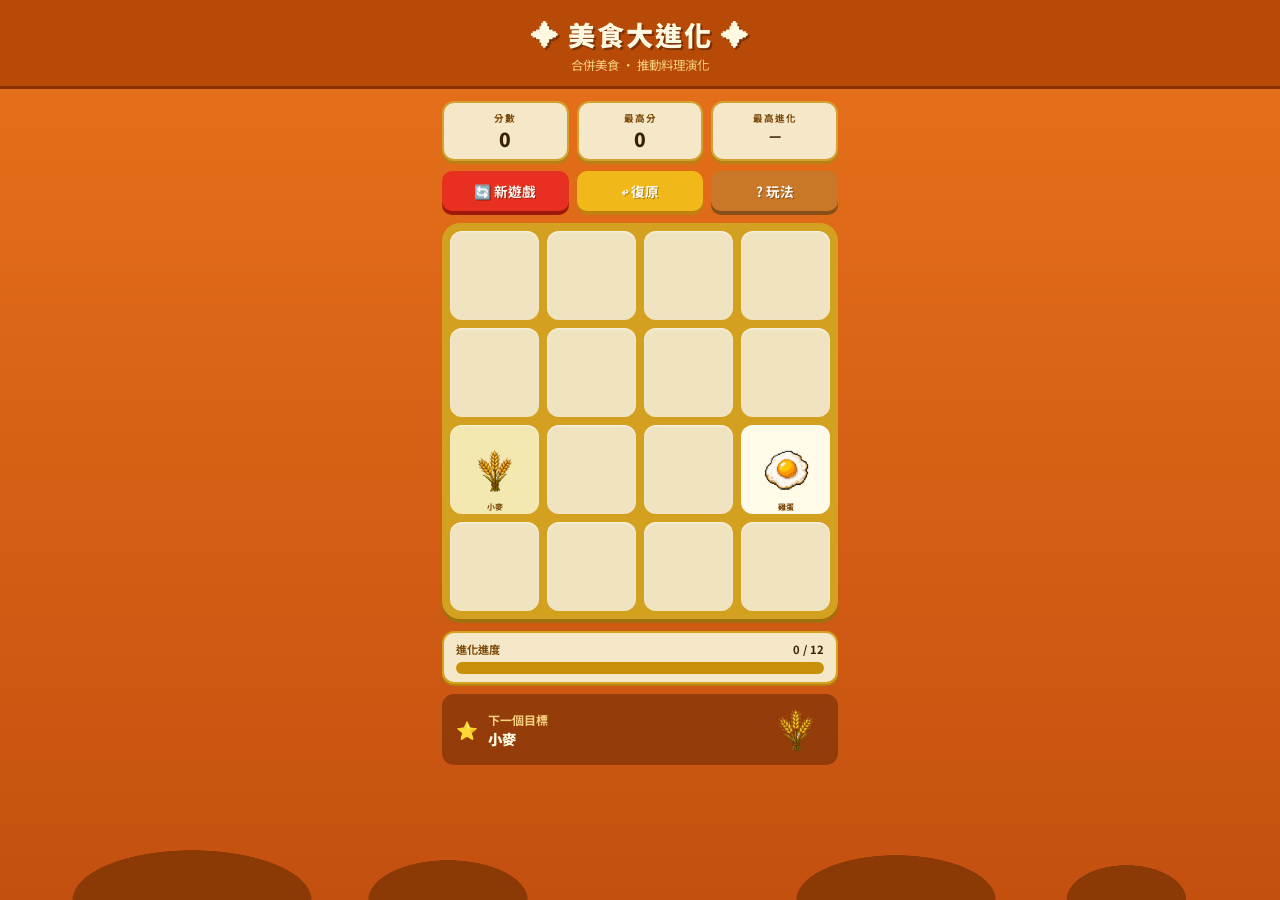
<file: index.html>
<!DOCTYPE html>
<html lang="zh-TW">
<head>
  <meta charset="UTF-8">
  <meta name="viewport" content="width=device-width, initial-scale=1.0, maximum-scale=1.0, user-scalable=no">
  <title>美食大進化</title>
  <link rel="stylesheet" href="style.css">
</head>
<body>

<header>
  <div class="header-title">✦ 美食大進化 ✦</div>
  <div class="header-sub">合併美食 · 推動料理演化</div>
</header>

<div class="container">

  <!-- Score Row -->
  <div class="score-row">
    <div class="score-card">
      <div class="score-label">分數</div>
      <span class="score-value" id="score-val">0</span>
    </div>
    <div class="score-card">
      <div class="score-label">最高分</div>
      <span class="score-value" id="best-val">0</span>
    </div>
    <div class="score-card">
      <div class="score-label">最高進化</div>
      <span class="score-value" id="best-food-val" style="font-size:0.85rem">—</span>
    </div>
  </div>

  <!-- Control Buttons -->
  <div class="btn-row">
    <button class="btn btn-new" id="btn-new">🔄 新遊戲</button>
    <button class="btn btn-undo" id="btn-undo">↩ 復原</button>
    <button class="btn btn-help" id="btn-help">? 玩法</button>
  </div>

  <!-- Game Board -->
  <div class="board-wrap">
    <div id="board">
      <!-- 16 cells generated by JS -->
    </div>
    <!-- Game Over / Win Overlay -->
    <div class="overlay" id="overlay">
      <div class="overlay-title" id="overlay-title"></div>
      <div class="overlay-sub" id="overlay-sub"></div>
      <button class="overlay-btn" id="overlay-btn">再試一次</button>
    </div>
  </div>

  <!-- Progress Bar -->
  <div class="progress-wrap">
    <div class="progress-header">
      <span class="progress-label">進化進度</span>
      <span id="progress-text">0 / 12</span>
    </div>
    <div class="progress-track">
      <div id="progress-fill"></div>
    </div>
  </div>

  <!-- Next Target -->
  <div class="next-target">
    <span class="next-star">⭐</span>
    <div>
      <div class="next-label">下一個目標</div>
      <div id="next-target-name">小麥</div>
    </div>
    <canvas id="next-target-canvas" width="32" height="32"></canvas>
  </div>

</div>

<!-- Help Modal -->
<div class="modal-backdrop" id="help-modal">
  <div class="modal">
    <div class="modal-title">📖 玩法說明</div>
    <ul class="modal-rules">
      <li data-n="1">滑動螢幕或使用方向鍵 / WASD 移動所有格子</li>
      <li data-n="2">相同食物碰在一起會合併升級成更高級的料理</li>
      <li data-n="3">目標是合成出最終的頂級盛宴 👑</li>
      <li data-n="4">復原可以悔棋一步</li>
    </ul>
    <div class="modal-section-title">食物進化圖鑑</div>
    <div id="help-food-grid"></div>
    <button class="modal-close-btn" id="help-close">關閉</button>
  </div>
</div>

<script src="sprites.js"></script>
<script src="game.js"></script>
<script>
  // Build board cells
  const board = document.getElementById('board');
  for (let i = 0; i < 16; i++) {
    const cell = document.createElement('div');
    cell.className = 'cell';
    board.appendChild(cell);
  }
</script>
</body>
</html>
</file>
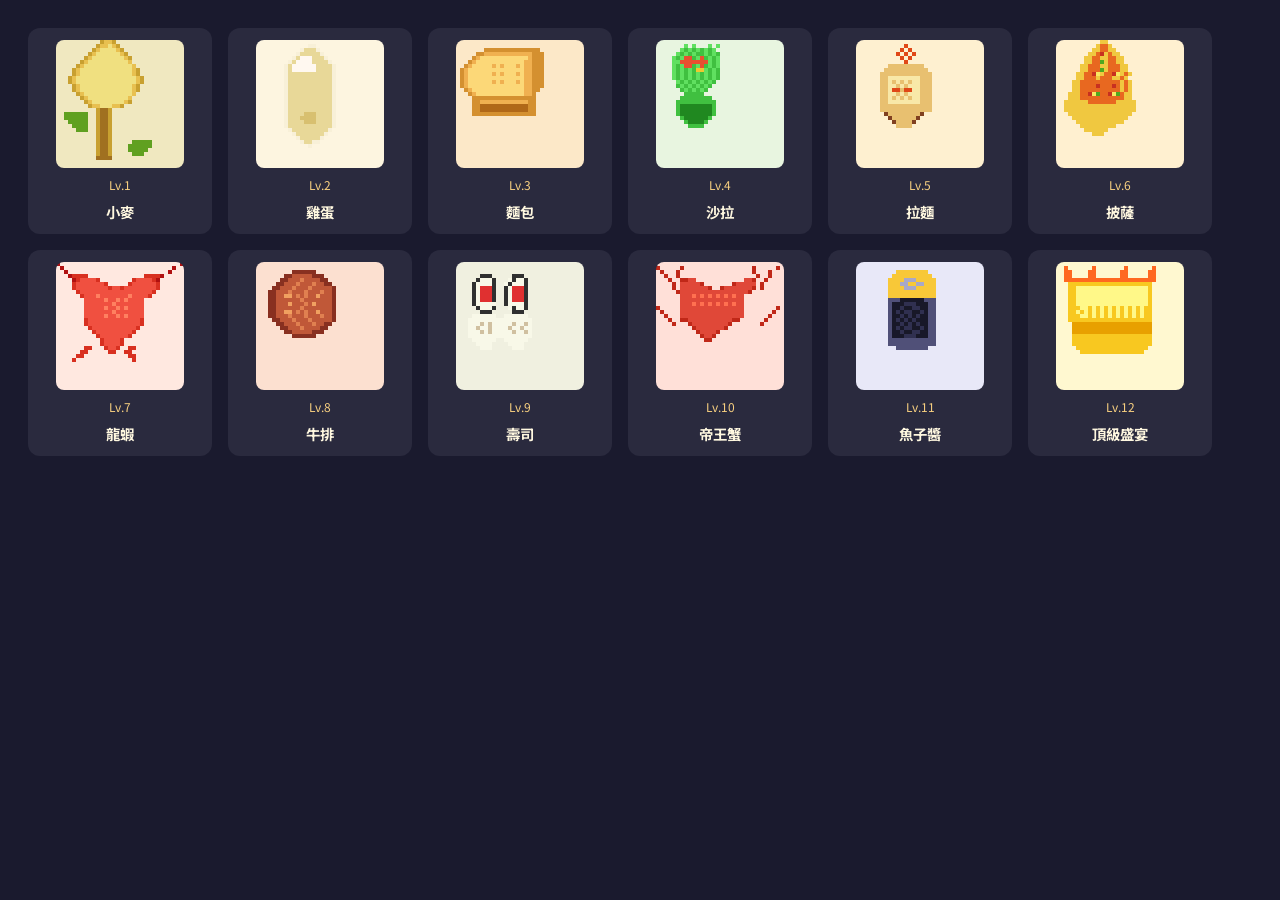
<file: preview.html>
<!DOCTYPE html>
<html lang="zh-TW">
<head>
  <meta charset="UTF-8">
  <meta name="viewport" content="width=device-width, initial-scale=1.0">
  <title>食物圖示預覽</title>
  <link href="https://fonts.googleapis.com/css2?family=Noto+Sans+TC:wght@700&display=swap" rel="stylesheet">
  <style>
    body { background:#1a1a2e; display:flex; flex-wrap:wrap; gap:16px;
           padding:20px; font-family:'Noto Sans TC',sans-serif; }
    .card { background:#2a2a3e; border-radius:12px; padding:12px;
            display:flex; flex-direction:column; align-items:center; gap:8px;
            width:160px; }
    .card canvas { image-rendering:pixelated; image-rendering:crisp-edges;
                   width:128px; height:128px; display:block; border-radius:8px; }
    .lv { color:#f8d080; font-size:.75rem; }
    .nm { color:#fff8e0; font-size:.9rem; font-weight:700; }
  </style>
</head>
<body>
<script>
const PREVIEW_FOODS = [
  // ── Lv.1 小麥 ──────────────────────────────────────────────────────────────
  { name:"小麥", bg:"#f0e8c0",
    pal:["#c8a030","#e8c050","#a07020","#f0e080","#60a020"],
    px:[
    "00000000000122100000000000000000",
    "00000000001224210000000000000000",
    "00000000012444421000000000000000",
    "00000000124444442100000000000000",
    "00000001244444444210000000000000",
    "00000012444444444420000000000000",
    "00000124444444444442000000000000",
    "00001244444444444442100000000000",
    "00001244444444444442100000000000",
    "00012444444444444444210000000000",
    "00012444444444444444210000000000",
    "00001244444444444442100000000000",
    "00001244444444444442100000000000",
    "00000124444444444442000000000000",
    "00000012444444444420000000000000",
    "00000001244444444210000000000000",
    "00000000122444221000000000000000",
    "00000000001331000000000000000000",
    "00555555001331000000000000000000",
    "00555555001331000000000000000000",
    "00055555001331000000000000000000",
    "00005555001331000000000000000000",
    "00000555001331000000000000000000",
    "00000000001331000000000000000000",
    "00000000001331000000000000000000",
    "00000000001331000005555500000000",
    "00000000001331000055555500000000",
    "00000000001331000055555000000000",
    "00000000001331000005550000000000",
    "00000000003333000000000000000000",
    "00000000000000000000000000000000",
    "00000000000000000000000000000000"
  ]},
  // ── Lv.2 雞蛋 ──────────────────────────────────────────────────────────────
  { name:"雞蛋", bg:"#fdf5e0",
    pal:["#f8f0d8","#e8d898","#fff8f0","#d8c070","#b89050"],
    px:[
    "00000000000000000000000000000000",
    "00000000000001100000000000000000",
    "00000000000122210000000000000000",
    "00000000001222221000000000000000",
    "00000000012333222100000000000000",
    "00000000123333222210000000000000",
    "00000001233333322221000000000000",
    "00000001233333322221000000000000",
    "00000001222222222221000000000000",
    "00000001222222222221000000000000",
    "00000001222222222221000000000000",
    "00000001222222222221000000000000",
    "00000001222222222221000000000000",
    "00000001222222222221000000000000",
    "00000001222222222221000000000000",
    "00000001222222222221000000000000",
    "00000001222222222221000000000000",
    "00000001222222222221000000000000",
    "00000001222244422221000000000000",
    "00000001222444422221000000000000",
    "00000001222244422221000000000000",
    "00000001222222222221000000000000",
    "00000000122222222210000000000000",
    "00000000012222222100000000000000",
    "00000000001222221000000000000000",
    "00000000000122110000000000000000",
    "00000000000001000000000000000000",
    "00000000000000000000000000000000",
    "00000000000000000000000000000000",
    "00000000000000000000000000000000",
    "00000000000000000000000000000000",
    "00000000000000000000000000000000"
  ]},
  // ── Lv.3 麵包 ──────────────────────────────────────────────────────────────
  { name:"麵包", bg:"#fce8c8",
    pal:["#d49030","#f0b050","#b06818","#fcd878","#e8a038"],
    px:[
    "00000000000000000000000000000000",
    "00000000000000000000000000000000",
    "00000001111111111111100000000000",
    "00000112222222222221110000000000",
    "00001244444444444421110000000000",
    "00012444444444444221110000000000",
    "00124444424244424221110000000000",
    "01244444444444444221110000000000",
    "01244444424244424221110000000000",
    "01244444444444444221110000000000",
    "01244444424244424221110000000000",
    "01244444444444444221110000000000",
    "00124444444444444221100000000000",
    "00012444444444444221000000000000",
    "00001111111111111111000000000000",
    "00001122222222222211000000000000",
    "00001133333333333311000000000000",
    "00001133333333333311000000000000",
    "00001111111111111111000000000000",
    "00000000000000000000000000000000",
    "00000000000000000000000000000000",
    "00000000000000000000000000000000",
    "00000000000000000000000000000000",
    "00000000000000000000000000000000",
    "00000000000000000000000000000000",
    "00000000000000000000000000000000",
    "00000000000000000000000000000000",
    "00000000000000000000000000000000",
    "00000000000000000000000000000000",
    "00000000000000000000000000000000",
    "00000000000000000000000000000000",
    "00000000000000000000000000000000"
  ]},
  // ── Lv.4 沙拉 ──────────────────────────────────────────────────────────────
  { name:"沙拉", bg:"#e8f5e0",
    pal:["#40c040","#60e060","#208820","#f0c830","#e85030"],
    px:[
    "00000000000000000000000000000000",
    "00000002020002020000000000000000",
    "00000021212121200000000000000000",
    "00000212121121210000000000000000",
    "00002125512512120000000000000000",
    "00002255555552120000000000000000",
    "00002125512512120000000000000000",
    "00002121214421210000000000000000",
    "00002121212121210000000000000000",
    "00002121212121210000000000000000",
    "00000212121212100000000000000000",
    "00000121212121000000000000000000",
    "00000012121210000000000000000000",
    "00000001111100000000000000000000",
    "00000011111111000000000000000000",
    "00000111111111100000000000000000",
    "00000133333333100000000000000000",
    "00000133333333100000000000000000",
    "00000133333333100000000000000000",
    "00000013333331000000000000000000",
    "00000001333310000000000000000000",
    "00000000111100000000000000000000",
    "00000000000000000000000000000000",
    "00000000000000000000000000000000",
    "00000000000000000000000000000000",
    "00000000000000000000000000000000",
    "00000000000000000000000000000000",
    "00000000000000000000000000000000",
    "00000000000000000000000000000000",
    "00000000000000000000000000000000",
    "00000000000000000000000000000000",
    "00000000000000000000000000000000"
  ]},
  // ── Lv.5 拉麵 ──────────────────────────────────────────────────────────────
  { name:"拉麵", bg:"#fef0d0",
    pal:["#e8c070","#c89840","#e04818","#f8e8a8","#804020"],
    px:[
    "00000000000000000000000000000000",
    "00000000000030000000000000000000",
    "00000000000303000000000000000000",
    "00000000003030300000000000000000",
    "00000000000303000000000000000000",
    "00000000000030000000000000000000",
    "00000000111111111000000000000000",
    "00000001111111111100000000000000",
    "00000011111111111110000000000000",
    "00000011444444441110000000000000",
    "00000011414141441110000000000000",
    "00000011441414441110000000000000",
    "00000011433133441110000000000000",
    "00000011441414441110000000000000",
    "00000011414141441110000000000000",
    "00000011444444441110000000000000",
    "00000011111111111110000000000000",
    "00000011111111111110000000000000",
    "00000005111111115000000000000000",
    "00000000511111150000000000000000",
    "00000000051111500000000000000000",
    "00000000001111000000000000000000",
    "00000000000000000000000000000000",
    "00000000000000000000000000000000",
    "00000000000000000000000000000000",
    "00000000000000000000000000000000",
    "00000000000000000000000000000000",
    "00000000000000000000000000000000",
    "00000000000000000000000000000000",
    "00000000000000000000000000000000",
    "00000000000000000000000000000000",
    "00000000000000000000000000000000"
  ]},
  // ── Lv.6 披薩 ──────────────────────────────────────────────────────────────
  { name:"披薩", bg:"#fff0d0",
    pal:["#f0c840","#e86820","#c83020","#f8e860","#50a820"],
    px:[
    "00000000000110000000000000000000",
    "00000000001221000000000000000000",
    "00000000011221100000000000000000",
    "00000000112312110000000000000000",
    "00000001122112211000000000000000",
    "00000001122512211000000000000000",
    "00000011222112221100000000000000",
    "00000011222512221100000000000000",
    "00000112234122341210000000000000",
    "00000112221222112100000000000000",
    "00001122222222221210000000000000",
    "00001122223222321210000000000000",
    "00001122222222221210000000000000",
    "00011122345223452110000000000000",
    "00011122222222222110000000000000",
    "00111111222222211111000000000000",
    "00111111111111111111000000000000",
    "00111111111111111111000000000000",
    "00011111111111111110000000000000",
    "00001111111111111100000000000000",
    "00000111111111111000000000000000",
    "00000011111111100000000000000000",
    "00000001111110000000000000000000",
    "00000000011100000000000000000000",
    "00000000000000000000000000000000",
    "00000000000000000000000000000000",
    "00000000000000000000000000000000",
    "00000000000000000000000000000000",
    "00000000000000000000000000000000",
    "00000000000000000000000000000000",
    "00000000000000000000000000000000",
    "00000000000000000000000000000000"
  ]},
  // ── Lv.7 龍蝦 ──────────────────────────────────────────────────────────────
  { name:"龍蝦", bg:"#ffe8e0",
    pal:["#d83020","#f05040","#ff8060","#b01010","#ffc0a0"],
    px:[
    "40000000000000000000000000000004",
    "04000000000000000000000000000400",
    "00400000000000000000000000004000",
    "00041111000000000000001111400000",
    "00004122221000000001222214000000",
    "00001222222210000012222221000000",
    "00001222222221221222222221000000",
    "00000122222222222222222210000000",
    "00000012223222222232222100000000",
    "00000002222232232322220000000000",
    "00000002222222322222220000000000",
    "00000002222232232322220000000000",
    "00000002222222322222220000000000",
    "00000002222232232322220000000000",
    "00000001222222222222210000000000",
    "00000001222222222222210000000000",
    "00000000122222222222100000000000",
    "00000000012222222221000000000000",
    "00000000001222222210000000000000",
    "00000000000122221000000000000000",
    "00000000000122221000000000000000",
    "00000001100012210011000000000000",
    "00000011000001100110000000000000",
    "00000110000000000011000000000000",
    "00001000000000000001000000000000",
    "00000000000000000000000000000000",
    "00000000000000000000000000000000",
    "00000000000000000000000000000000",
    "00000000000000000000000000000000",
    "00000000000000000000000000000000",
    "00000000000000000000000000000000",
    "00000000000000000000000000000000"
  ]},
  // ── Lv.8 牛排 ──────────────────────────────────────────────────────────────
  { name:"牛排", bg:"#fce0d0",
    pal:["#883020","#c05838","#e08050","#581010","#f0a060"],
    px:[
    "00000000000000000000000000000000",
    "00000000000000000000000000000000",
    "00000000011111100000000000000000",
    "00000001122222111000000000000000",
    "00000011222322221100000000000000",
    "00000112223222322110000000000000",
    "00001122232223222221000000000000",
    "00011222322232223221000000000000",
    "00011225523232252221000000000000",
    "00011222222322222221000000000000",
    "00011222522232522221000000000000",
    "00011222222322222221000000000000",
    "00011225523232252221000000000000",
    "00011222322232223221000000000000",
    "00001122232223222221000000000000",
    "00000112223222322110000000000000",
    "00000011222322221100000000000000",
    "00000001122222111000000000000000",
    "00000000011111100000000000000000",
    "00000000000000000000000000000000",
    "00000000000000000000000000000000",
    "00000000000000000000000000000000",
    "00000000000000000000000000000000",
    "00000000000000000000000000000000",
    "00000000000000000000000000000000",
    "00000000000000000000000000000000",
    "00000000000000000000000000000000",
    "00000000000000000000000000000000",
    "00000000000000000000000000000000",
    "00000000000000000000000000000000",
    "00000000000000000000000000000000",
    "00000000000000000000000000000000"
  ]},
  // ── Lv.9 壽司 ──────────────────────────────────────────────────────────────
  { name:"壽司", bg:"#f0f0e0",
    pal:["#f8f8e8","#d0c0a0","#e03030","#303030","#f8a828"],
    px:[
    "00000000000000000000000000000000",
    "00000000000000000000000000000000",
    "00000000000000000000000000000000",
    "00000044400000444000000000000000",
    "00000411140001411400000000000000",
    "00004111140014111400000000000000",
    "00004133340041333400000000000000",
    "00004133340041333400000000000000",
    "00004133340041333400000000000000",
    "00004133340041333400000000000000",
    "00004111110041111400000000000000",
    "00000411140001411400000000000000",
    "00000044400000444000000000000000",
    "00001111110011111100000000000000",
    "00011111111111111110000000000000",
    "00011121211111211210000000000000",
    "00011211211112112110000000000000",
    "00011121211111211210000000000000",
    "00011111111111111110000000000000",
    "00001111110011111100000000000000",
    "00000111100001111000000000000000",
    "00000011100000111000000000000000",
    "00000000000000000000000000000000",
    "00000000000000000000000000000000",
    "00000000000000000000000000000000",
    "00000000000000000000000000000000",
    "00000000000000000000000000000000",
    "00000000000000000000000000000000",
    "00000000000000000000000000000000",
    "00000000000000000000000000000000",
    "00000000000000000000000000000000",
    "00000000000000000000000000000000"
  ]},
  // ── Lv.10 帝王蟹 ───────────────────────────────────────────────────────────
  { name:"帝王蟹", bg:"#ffe0d8",
    pal:["#c02818","#e04838","#ff7050","#901010","#ffa080"],
    px:[
    "00000000000000000000000000000000",
    "10000010000000000000000010000010",
    "01000100000000000000000010001000",
    "00100100000000000000000001001000",
    "00010011220000000000002210010000",
    "00001022222100000001222220100000",
    "00001022222221001222222210100000",
    "00000122222222222222222100000000",
    "00000022232323232323220000000000",
    "00000022222222222222220000000000",
    "00000022232323232323220000000000",
    "10000022222222222222220000000010",
    "01000022222222222222220000000100",
    "00100022222222222222220000001000",
    "00010011222222222221100000010000",
    "00001000122222222210000000100000",
    "00000000012222222100000000000000",
    "00000000001222210000000000000000",
    "00000000000122100000000000000000",
    "00000000000011000000000000000000",
    "00000000000000000000000000000000",
    "00000000000000000000000000000000",
    "00000000000000000000000000000000",
    "00000000000000000000000000000000",
    "00000000000000000000000000000000",
    "00000000000000000000000000000000",
    "00000000000000000000000000000000",
    "00000000000000000000000000000000",
    "00000000000000000000000000000000",
    "00000000000000000000000000000000",
    "00000000000000000000000000000000",
    "00000000000000000000000000000000"
  ]},
  // ── Lv.11 魚子醬 ───────────────────────────────────────────────────────────
  { name:"魚子醬", bg:"#e8e8f8",
    pal:["#181828","#303050","#505078","#f8c838","#a8a8c8"],
    px:[
    "00000000000000000000000000000000",
    "00000000000000000000000000000000",
    "00000000004444444400000000000000",
    "00000000044444444440000000000000",
    "00000000444455544444000000000000",
    "00000000444554455444000000000000",
    "00000000444455544444000000000000",
    "00000000444444444444000000000000",
    "00000000444444444444000000000000",
    "00000000333111111333000000000000",
    "00000000311122211133000000000000",
    "00000000311211221133000000000000",
    "00000000312122112133000000000000",
    "00000000311212121133000000000000",
    "00000000312121211133000000000000",
    "00000000311212121133000000000000",
    "00000000312122112133000000000000",
    "00000000311211221133000000000000",
    "00000000311122211133000000000000",
    "00000000333333333333000000000000",
    "00000000333333333333000000000000",
    "00000000003333333300000000000000",
    "00000000000000000000000000000000",
    "00000000000000000000000000000000",
    "00000000000000000000000000000000",
    "00000000000000000000000000000000",
    "00000000000000000000000000000000",
    "00000000000000000000000000000000",
    "00000000000000000000000000000000",
    "00000000000000000000000000000000",
    "00000000000000000000000000000000",
    "00000000000000000000000000000000"
  ]},
  // ── Lv.12 頂級盛宴 ─────────────────────────────────────────────────────────
  { name:"頂級盛宴", bg:"#fff8d0",
    pal:["#f8c820","#e8a000","#fff888","#c08000","#ff6820"],
    px:[
    "00000000000000000000000000000000",
    "00500000050000000500000050000000",
    "00550000550000005500000550000000",
    "00550000550000005500000550000000",
    "00555555555555555555555550000000",
    "00011111111111111111111100000000",
    "00011333333333333333333100000000",
    "00011333333333333333333100000000",
    "00011333333333333333333100000000",
    "00011333333333333333333100000000",
    "00011333333333333333333100000000",
    "00011133131313131313131100000000",
    "00011313131313131313131100000000",
    "00011133131313131313131100000000",
    "00011111111111111111111100000000",
    "00002222222222222222222200000000",
    "00002222222222222222222200000000",
    "00002222222222222222222200000000",
    "00001111111111111111111100000000",
    "00001111111111111111111100000000",
    "00001111111111111111111100000000",
    "00000111111111111111111000000000",
    "00000011111111111111110000000000",
    "00000000000000000000000000000000",
    "00000000000000000000000000000000",
    "00000000000000000000000000000000",
    "00000000000000000000000000000000",
    "00000000000000000000000000000000",
    "00000000000000000000000000000000",
    "00000000000000000000000000000000",
    "00000000000000000000000000000000",
    "00000000000000000000000000000000"
  ]}
];

function drawSprite(canvas, food, px) {
  const dpr = window.devicePixelRatio || 1;
  canvas.width  = px * dpr;
  canvas.height = px * dpr;
  canvas.style.width  = px + 'px';
  canvas.style.height = px + 'px';
  const ctx = canvas.getContext('2d');
  ctx.imageSmoothingEnabled = false;
  const dot = (px * dpr) / 32;
  ctx.fillStyle = food.bg;
  ctx.fillRect(0, 0, px * dpr, px * dpr);
  food.px.forEach((row, r) => {
    for (let c = 0; c < 32; c++) {
      const ch = row[c];
      if (ch === '0') continue;
      ctx.fillStyle = food.pal[parseInt(ch) - 1] || '#000';
      ctx.fillRect(Math.round(c * dot), Math.round(r * dot),
                   Math.ceil(dot), Math.ceil(dot));
    }
  });
}

PREVIEW_FOODS.forEach((food, i) => {
  const card = document.createElement('div');
  card.className = 'card';
  const canvas = document.createElement('canvas');
  drawSprite(canvas, food, 128);
  const lv  = document.createElement('div'); lv.className = 'lv';  lv.textContent = 'Lv.' + (i + 1);
  const nm  = document.createElement('div'); nm.className = 'nm';  nm.textContent = food.name;
  card.appendChild(canvas); card.appendChild(lv); card.appendChild(nm);
  document.body.appendChild(card);
});
</script>
</body>
</html>
</file>
<file: style.css>
@import url('https://fonts.googleapis.com/css2?family=Noto+Sans+TC:wght@400;700;900&display=swap');

*, *::before, *::after { box-sizing: border-box; margin: 0; padding: 0; }

body {
  font-family: 'Noto Sans TC', sans-serif;
  min-height: 100vh;
  background: linear-gradient(to bottom, #e8721a, #c45010);
  display: flex;
  flex-direction: column;
  align-items: center;
  padding-bottom: 40px;
  position: relative;
  overflow-x: hidden;
}

/* Sunset tree decoration */
body::after {
  content: '';
  position: fixed;
  bottom: 0; left: 0; right: 0;
  height: 60px;
  background:
    radial-gradient(ellipse 120px 50px at 15% 100%, #8b3a05 99%, transparent 100%),
    radial-gradient(ellipse 80px 40px at 35% 100%, #8b3a05 99%, transparent 100%),
    radial-gradient(ellipse 100px 45px at 70% 100%, #8b3a05 99%, transparent 100%),
    radial-gradient(ellipse 60px 35px at 88% 100%, #8b3a05 99%, transparent 100%);
  pointer-events: none;
  z-index: 0;
}

.container {
  width: 100%;
  max-width: 420px;
  padding: 0 12px;
  position: relative;
  z-index: 1;
}

/* ── Header ── */
header {
  background: #b84a08;
  border-bottom: 3px solid #8b3005;
  padding: 14px 20px 12px;
  text-align: center;
  margin: 0 -12px 12px;
  width: calc(100% + 24px);
}

.header-title {
  font-size: 1.7rem;
  font-weight: 900;
  color: #fff8e0;
  text-shadow: 2px 2px 0 #7a3005;
  letter-spacing: 2px;
}

.header-sub {
  font-size: 0.78rem;
  color: #f8d080;
  margin-top: 2px;
}

/* ── Score Row ── */
.score-row {
  display: flex;
  gap: 8px;
  margin-bottom: 10px;
}

.score-card {
  flex: 1;
  background: #f5e8c8;
  border: 2px solid #d4a030;
  border-radius: 12px;
  box-shadow: 0 3px 0 #b88010;
  padding: 8px 6px 6px;
  text-align: center;
}

.score-label {
  font-size: 0.6rem;
  font-weight: 700;
  color: #7a4808;
  text-transform: uppercase;
  letter-spacing: 1px;
}

.score-value {
  font-size: 1.2rem;
  font-weight: 900;
  color: #3a2008;
  display: block;
  min-height: 1.4em;
  transition: transform 120ms, color 120ms;
}

.score-value.score-pop {
  animation: scorePop 120ms ease-out;
  color: #c83020;
}

@keyframes scorePop {
  0% { transform: scale(1); }
  50% { transform: scale(1.3); color: #c83020; }
  100% { transform: scale(1); }
}

/* ── Buttons ── */
.btn-row {
  display: flex;
  gap: 8px;
  margin-bottom: 12px;
}

.btn {
  flex: 1;
  border: none;
  border-radius: 10px;
  padding: 10px 4px;
  font-family: 'Noto Sans TC', sans-serif;
  font-weight: 700;
  font-size: 0.85rem;
  color: #fff8f0;
  cursor: pointer;
  position: relative;
  transition: transform 80ms, box-shadow 80ms;
  text-shadow: 1px 1px 0 rgba(0,0,0,0.3);
}

.btn:active { transform: translateY(3px); }

.btn-new { background: #e83020; box-shadow: 0 4px 0 #a01808; }
.btn-new:active { box-shadow: 0 1px 0 #a01808; }

.btn-undo { background: #f0b818; box-shadow: 0 4px 0 #c08010; }
.btn-undo:active { box-shadow: 0 1px 0 #c08010; }

.btn-help { background: #c87828; box-shadow: 0 4px 0 #885018; }
.btn-help:active { box-shadow: 0 1px 0 #885018; }

/* ── Board ── */
.board-wrap {
  position: relative;
  margin-bottom: 12px;
}

#board {
  display: grid;
  grid-template-columns: repeat(4, 1fr);
  gap: 8px;
  background: #d4a020;
  border-radius: 18px;
  padding: 8px;
  box-shadow: 0 4px 0 #a07010;
  width: 100%;
  aspect-ratio: 1;
}

.cell {
  background: #f0e4c0;
  border-radius: 12px;
  box-shadow: inset 0 1px 2px rgba(255,255,255,0.6);
  aspect-ratio: 1;
  position: relative;
  overflow: hidden;
  transition: background-color 110ms ease;
}

/* Sprite: always centred in the cell, independent of label */
.sprite {
  position: absolute;
  top: 50%;
  left: 50%;
  transform: translate(-50%, -50%);
  image-rendering: pixelated;
  image-rendering: crisp-edges;
  display: block;
}

/* Label: pinned to the bottom edge, never competes with sprite height */
.cell-label {
  position: absolute;
  bottom: 3px;
  left: 0;
  right: 0;
  font-size: 0.5rem;
  font-weight: 700;
  color: #7a4808;
  text-align: center;
  line-height: 1;
  white-space: nowrap;
  overflow: hidden;
  text-overflow: ellipsis;
  pointer-events: none;
}

/* Tile animations */
@keyframes tileNew {
  0% { transform: scale(0.3); opacity: 0; }
  100% { transform: scale(1); opacity: 1; }
}

@keyframes tileMerge {
  0% { transform: scale(1); }
  50% { transform: scale(1.2); }
  100% { transform: scale(1); }
}

.tile-new {
  animation: tileNew 200ms cubic-bezier(.34,1.56,.64,1) both;
}

.tile-merge {
  animation: tileMerge 220ms cubic-bezier(.34,1.56,.64,1) both;
}

/* ── Progress Bar ── */
.progress-wrap {
  background: #f5e8c8;
  border: 2px solid #d4a020;
  border-radius: 12px;
  padding: 8px 12px;
  margin-bottom: 10px;
  box-shadow: 0 2px 0 #b88010;
}

.progress-header {
  display: flex;
  justify-content: space-between;
  align-items: center;
  margin-bottom: 5px;
}

.progress-label {
  font-size: 0.7rem;
  font-weight: 700;
  color: #7a4808;
}

#progress-text {
  font-size: 0.7rem;
  font-weight: 700;
  color: #3a2008;
}

.progress-track {
  background: #c8900a;
  border-radius: 8px;
  height: 12px;
  overflow: hidden;
}

#progress-fill {
  height: 100%;
  background: linear-gradient(to right, #f8d030, #f0a020);
  border-radius: 8px;
  width: 0%;
  transition: width 400ms ease;
}

/* ── Next Target ── */
.next-target {
  background: rgba(80,30,0,0.45);
  border-radius: 12px;
  padding: 8px 14px;
  display: flex;
  align-items: center;
  gap: 10px;
}

.next-star { font-size: 1.1rem; }

.next-label {
  font-size: 0.75rem;
  color: #f8d080;
  font-weight: 700;
}

#next-target-name {
  color: #fff8e0;
  font-size: 0.9rem;
  font-weight: 900;
}

#next-target-canvas {
  image-rendering: pixelated;
  image-rendering: crisp-edges;
  width: 36px;
  height: 36px;
  margin-left: auto;
  flex-shrink: 0;
}

/* ── Game Overlay ── */
.overlay {
  position: absolute;
  inset: 0;
  border-radius: 18px;
  background: rgba(20, 8, 0, 0.82);
  backdrop-filter: blur(3px);
  display: flex;
  flex-direction: column;
  align-items: center;
  justify-content: center;
  gap: 12px;
  opacity: 0;
  pointer-events: none;
  transition: opacity 200ms;
}

.overlay.show {
  opacity: 1;
  pointer-events: auto;
}

.overlay-title {
  font-size: 1.8rem;
  font-weight: 900;
  color: #fff8e0;
  text-shadow: 2px 2px 0 #7a3005;
}

.overlay-sub {
  font-size: 0.9rem;
  color: #f8d080;
}

.overlay-btn {
  background: #e83020;
  box-shadow: 0 4px 0 #a01808;
  color: #fff8f0;
  border: none;
  border-radius: 10px;
  padding: 12px 28px;
  font-family: 'Noto Sans TC', sans-serif;
  font-weight: 700;
  font-size: 1rem;
  cursor: pointer;
  margin-top: 4px;
  text-shadow: 1px 1px 0 rgba(0,0,0,0.3);
}

.overlay-btn:active { transform: translateY(3px); box-shadow: 0 1px 0 #a01808; }

/* ── Help Modal ── */
.modal-backdrop {
  position: fixed;
  inset: 0;
  background: rgba(0,0,0,0.7);
  display: flex;
  align-items: center;
  justify-content: center;
  z-index: 100;
  padding: 16px;
  opacity: 0;
  pointer-events: none;
  transition: opacity 200ms;
}

.modal-backdrop.show {
  opacity: 1;
  pointer-events: auto;
}

.modal {
  background: #f5e8c8;
  border-radius: 18px;
  padding: 20px;
  width: 100%;
  max-width: 380px;
  max-height: 85vh;
  overflow-y: auto;
  box-shadow: 0 8px 0 #a07010;
}

.modal-title {
  font-size: 1.2rem;
  font-weight: 900;
  color: #3a2008;
  margin-bottom: 14px;
  text-align: center;
}

.modal-rules {
  list-style: none;
  margin-bottom: 16px;
}

.modal-rules li {
  font-size: 0.82rem;
  color: #3a2008;
  padding: 5px 0;
  border-bottom: 1px solid #d4a030;
  line-height: 1.5;
}

.modal-rules li:last-child { border-bottom: none; }

.modal-rules li::before {
  content: attr(data-n) '. ';
  font-weight: 700;
  color: #b84a08;
}

.modal-section-title {
  font-size: 0.85rem;
  font-weight: 900;
  color: #7a4808;
  margin-bottom: 10px;
}

#help-food-grid {
  display: grid;
  grid-template-columns: repeat(4, 1fr);
  gap: 8px;
  margin-bottom: 16px;
}

.help-food-item {
  display: flex;
  flex-direction: column;
  align-items: center;
  gap: 3px;
  background: white;
  border-radius: 8px;
  padding: 6px 4px;
  border: 1px solid #d4a030;
}

.help-food-item canvas {
  image-rendering: pixelated;
  image-rendering: crisp-edges;
  width: 40px;
  height: 40px;
}

.help-food-name {
  font-size: 0.6rem;
  font-weight: 700;
  color: #7a4808;
  text-align: center;
  line-height: 1.2;
}

.modal-close-btn {
  display: block;
  width: 100%;
  background: #e83020;
  box-shadow: 0 3px 0 #a01808;
  color: #fff8f0;
  border: none;
  border-radius: 10px;
  padding: 11px;
  font-family: 'Noto Sans TC', sans-serif;
  font-weight: 700;
  font-size: 0.95rem;
  cursor: pointer;
  text-shadow: 1px 1px 0 rgba(0,0,0,0.3);
}

.modal-close-btn:active { transform: translateY(2px); box-shadow: 0 1px 0 #a01808; }

/* ── Responsive ── */
@media (max-width: 360px) {
  .header-title { font-size: 1.4rem; }
  .cell-label { font-size: 0.5rem; }
}
</file>
